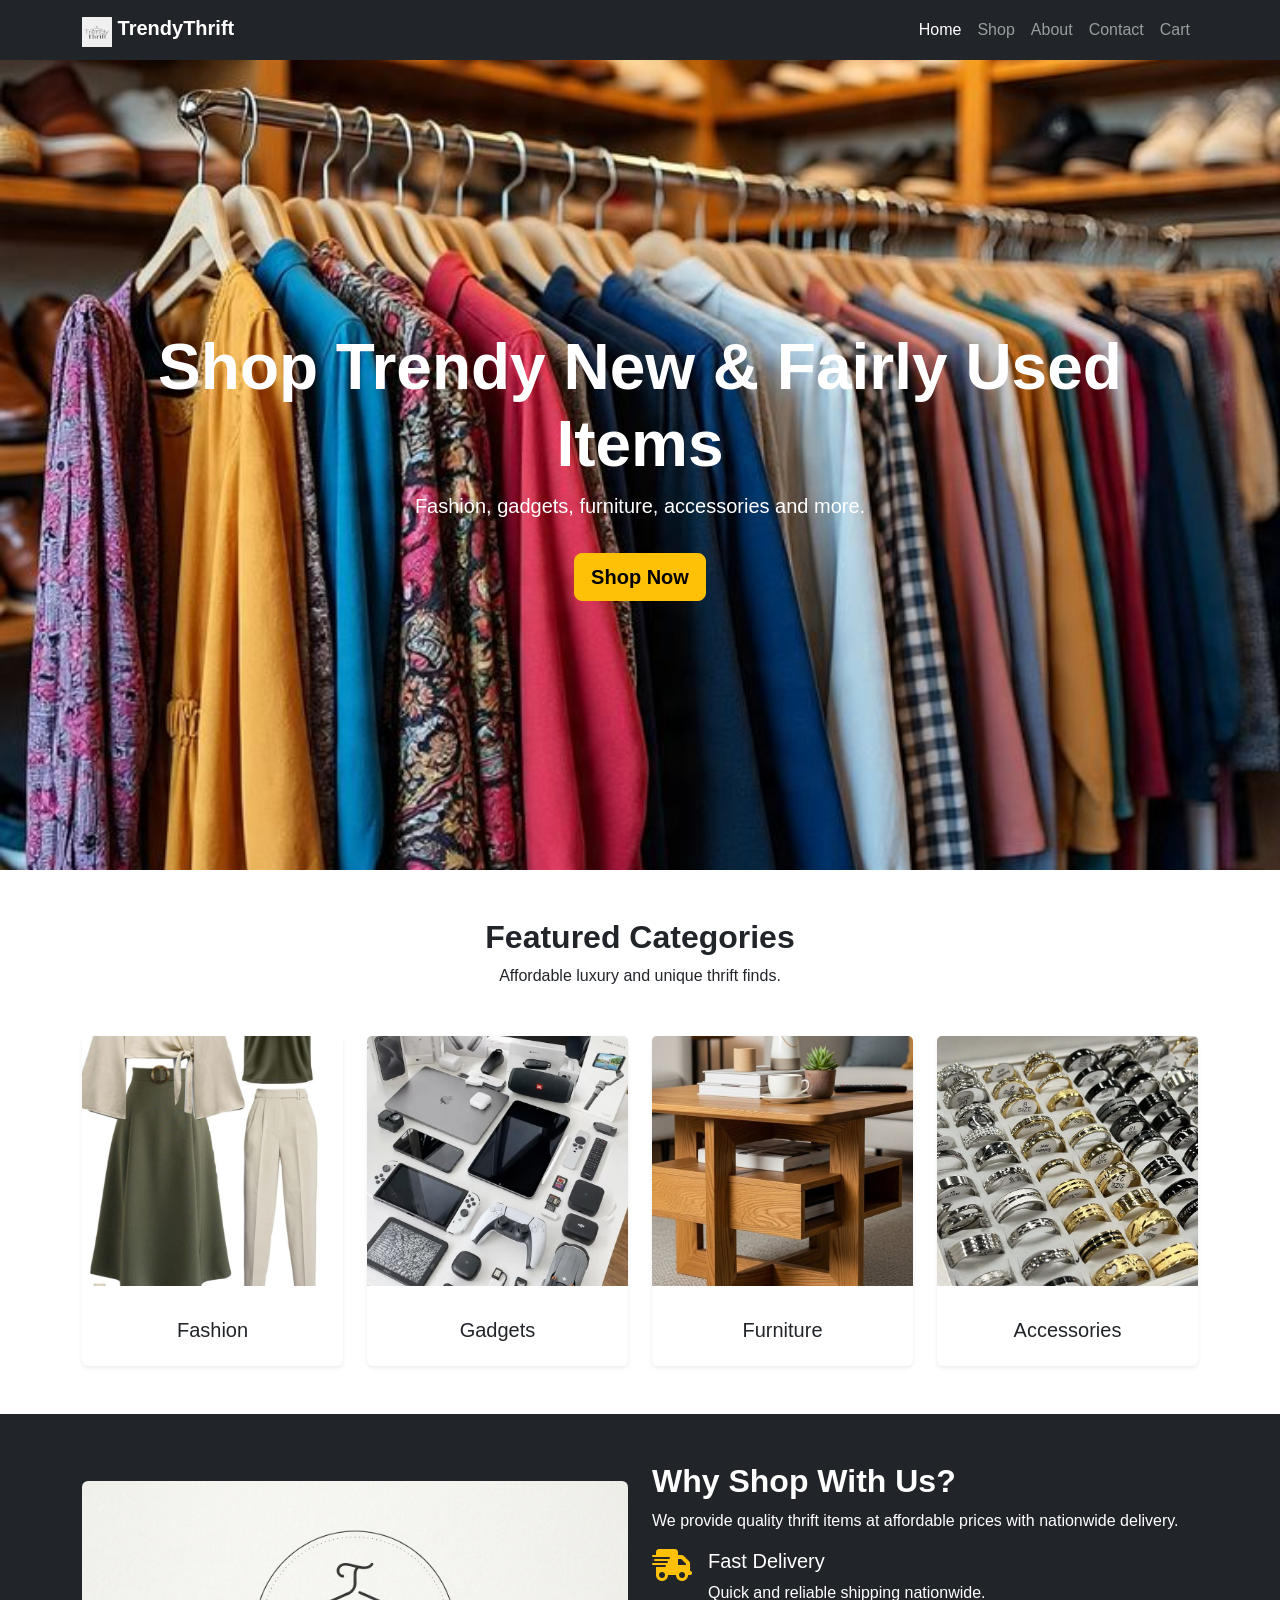
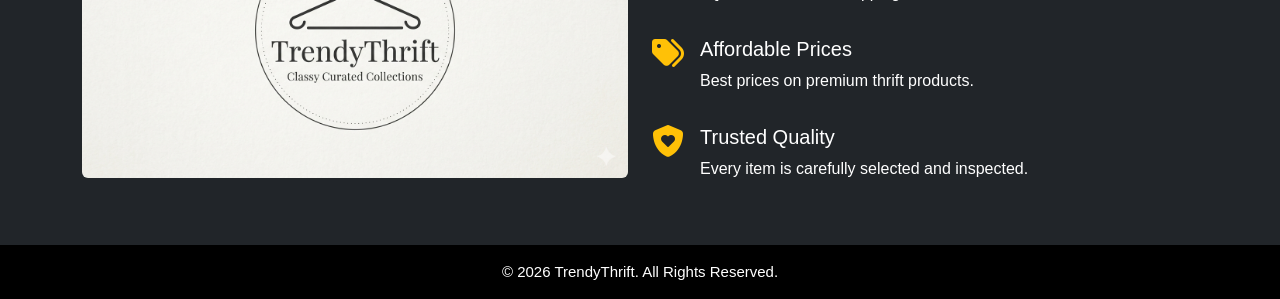
<file: index.html>
<!DOCTYPE html>
<html lang="en">
<head>
    <meta charset="UTF-8">
    <meta name="viewport" content="width=device-width, initial-scale=1.0">
    <title>TrendyThrift - Home</title>

    <link rel="shortcut icon" href="fav-icon.jpg" type="image/x-icon">
    <link href="https://cdn.jsdelivr.net/npm/bootstrap@5.3.3/dist/css/bootstrap.min.css" rel="stylesheet">
    <link href='https://unpkg.com/boxicons@2.1.4/css/boxicons.min.css' rel='stylesheet'>
    <link rel="stylesheet" href="https://cdnjs.cloudflare.com/ajax/libs/font-awesome/6.5.2/css/all.min.css">
    <link rel="stylesheet" href="css/style.css">
</head>
<body>

<nav class="navbar navbar-expand-lg navbar-dark bg-dark sticky-top">
    <div class="container">
            <a class="navbar-brand fw-bold" href="#">
                <img src="assets/brand.jpg" alt="TrendyThrift Logo" width="30" height="30" class="d-inline-block align-text-top">
                TrendyThrift
            </a>

        <button class="navbar-toggler" type="button" data-bs-toggle="collapse" data-bs-target="#navbarNav">
            <span class="navbar-toggler-icon"></span>
        </button>

        <div class="collapse navbar-collapse" id="navbarNav">
            <ul class="navbar-nav ms-auto">
                <li class="nav-item"><a class="nav-link active" href="index.html">Home</a></li>
                <li class="nav-item"><a class="nav-link" href="shop.html">Shop</a></li>
                <li class="nav-item"><a class="nav-link" href="about.html">About</a></li>
                <li class="nav-item"><a class="nav-link" href="contact.html">Contact</a></li>
                <li class="nav-item"><a class="nav-link" href="cart.html">Cart</a></li>
            </ul>
        </div>
    </div>
</nav>

<section class="hero d-flex align-items-center text-white text-center">
    <div class="container">
        <h1 class="display-3 fw-bold">Shop Trendy New & Fairly Used Items</h1>
        <p class="lead">Fashion, gadgets, furniture, accessories and more.</p>
        <a href="shop.html" class="btn btn-warning btn-lg mt-3">Shop Now</a>
    </div>
</section>

<section class="py-5">
    <div class="container">
        <div class="text-center mb-5">
            <h2 class="fw-bold">Featured Categories</h2>
            <p>Affordable luxury and unique thrift finds.</p>
        </div>

        <div class="row g-4">
            <div class="col-md-3 col-sm-6">
                <div class="card shadow-sm border-0 h-100">
                    <img src="assets/img5.jpg" class="card-img-top" alt="Fashion">
                    <div class="card-body text-center">
                        <!-- <i class="fa-solid fa-shoes"></i> -->
                        <h5 class="mt-3">Fashion</h5>
                    </div>
                </div>
            </div>

            <div class="col-md-3 col-sm-6">
                <div class="card shadow-sm border-0 h-100">
                    <img src="assets/img6.jpg" class="card-img-top" alt="Gadgets">
                    <div class="card-body text-center">
                        <!-- <i class="fa-solid fa-laptop-mobile"></i> -->
                        <h5 class="mt-3">Gadgets</h5>
                    </div>
                </div>
            </div>

            <div class="col-md-3 col-sm-6">
                <div class="card shadow-sm border-0 h-100">
                    <img src="assets/img4.jpg" class="card-img-top" alt="Furniture">
                    <div class="card-body text-center">
                        <!-- <i class="fa-solid fa-chair"></i> -->
                        <h5 class="mt-3">Furniture</h5>
                    </div>
                </div>
            </div>

            <div class="col-md-3 col-sm-6">
                <div class="card shadow-sm border-0 h-100">
                    <img src="jackets/accessories.jpg" class="card-img-top" alt="Accessories">
                    <div class="card-body text-center">
                        <!-- <i class="fa-sharp fa-ear-muffs"></i> -->
                        <h5 class="mt-3">Accessories</h5>
                    </div>
                </div>
            </div>
        </div>
    </div>
</section>

<section class="bg-dark text-white py-5">
    <div class="container">
        <div class="row align-items-center">
            <div class="col-lg-6">
                <img src="favIcon.ico" class="img-fluid rounded" alt="Thrift">
            </div>

            <div class="col-lg-6 mt-4 mt-lg-0">
                <h2 class="fw-bold">Why Shop With Us?</h2>
                <p>We provide quality thrift items at affordable prices with nationwide delivery.</p>

                <div class="d-flex mb-3">
                    <i class="fa-solid fa-truck-fast fs-2 text-warning me-3"></i>
                    <div>
                        <h5>Fast Delivery</h5>
                        <p>Quick and reliable shipping nationwide.</p>
                    </div>
                </div>

                <div class="d-flex mb-3">
                    <i class="fa-solid fa-tags fs-2 text-warning me-3"></i>
                    <div>
                        <h5>Affordable Prices</h5>
                        <p>Best prices on premium thrift products.</p>
                    </div>
                </div>

                <div class="d-flex">
                    <i class="fa-solid fa-shield-heart fs-2 text-warning me-3"></i>
                    <div>
                        <h5>Trusted Quality</h5>
                        <p>Every item is carefully selected and inspected.</p>
                    </div>
                </div>
            </div>
        </div>
    </div>
</section>

<footer class="bg-black text-white text-center py-3">
    <p class="mb-0">© 2026 TrendyThrift. All Rights Reserved.</p>
</footer>

<script src="https://cdn.jsdelivr.net/npm/bootstrap@5.3.3/dist/js/bootstrap.bundle.min.js"></script>
<script src="js/script.js"></script>
</body>
</html>
</file>
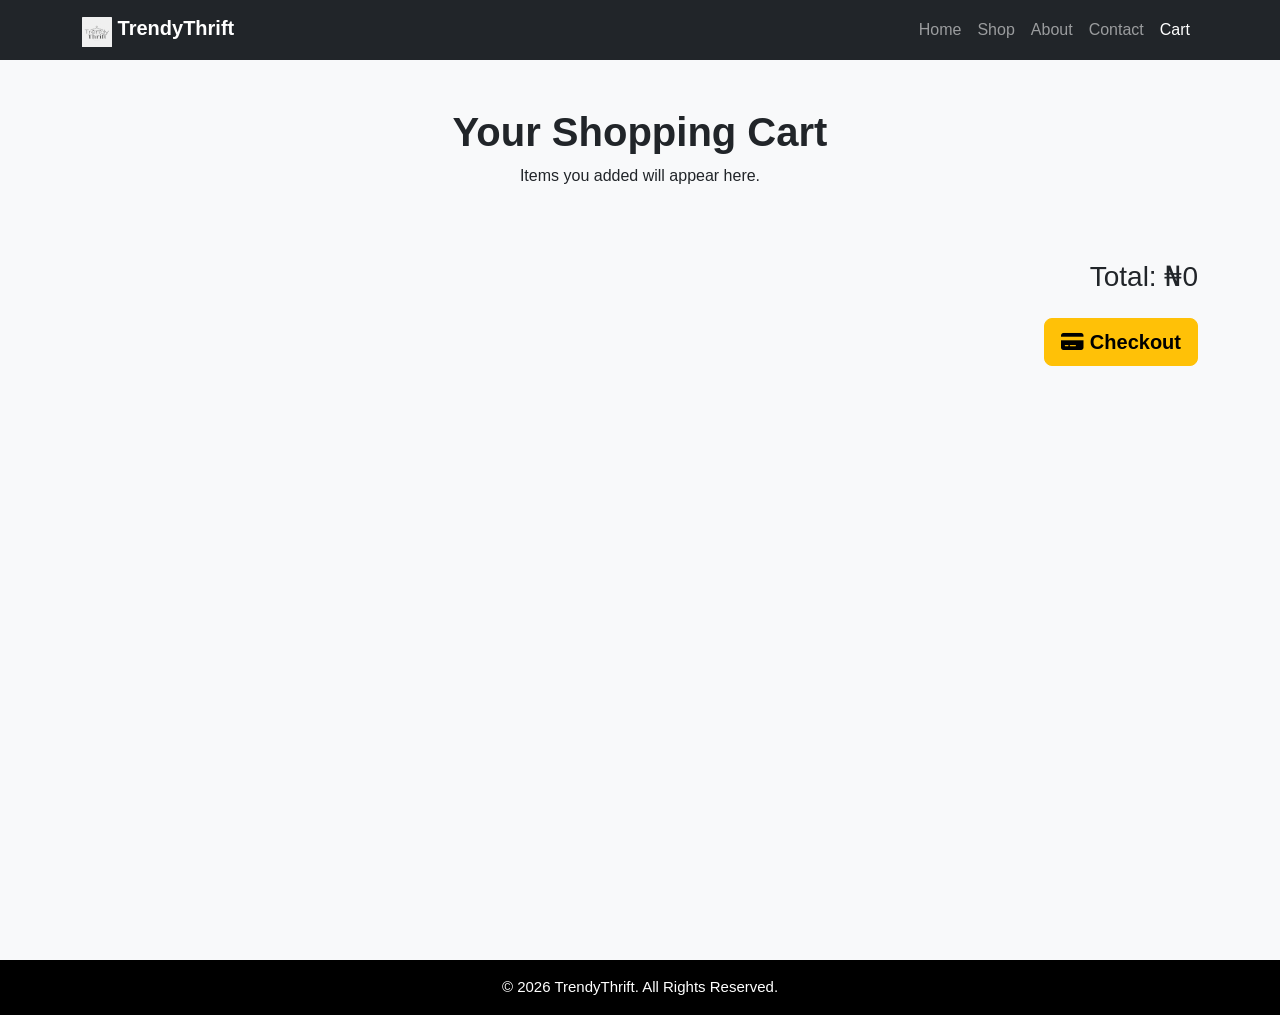
<file: cart.html>
<!DOCTYPE html>
<html lang="en">
    <title>TrendyThrift - Cart</title>

    <link rel="shortcut icon" href="fav-icon.jpg" type="image/x-icon">
    <link href="https://cdn.jsdelivr.net/npm/bootstrap@5.3.3/dist/css/bootstrap.min.css" rel="stylesheet">
    <link href='https://unpkg.com/boxicons@2.1.4/css/boxicons.min.css' rel='stylesheet'>
    <link rel="stylesheet" href="https://cdnjs.cloudflare.com/ajax/libs/font-awesome/6.5.2/css/all.min.css">
    <link rel="stylesheet" href="css/style.css">
</head>
<body>

<nav class="navbar navbar-expand-lg navbar-dark bg-dark sticky-top">
    <div class="container">
        <a class="navbar-brand fw-bold" href="#">
            <img src="assets/brand.jpg" alt="TrendyThrift Logo" width="30" height="30" class="d-inline-block align-text-top">
            TrendyThrift
        </a>

        <button class="navbar-toggler" type="button" data-bs-toggle="collapse" data-bs-target="#navbarNav">
            <span class="navbar-toggler-icon"></span>
        </button>

        <div class="collapse navbar-collapse" id="navbarNav">
            <ul class="navbar-nav ms-auto">
                <li class="nav-item"><a class="nav-link" href="index.html">Home</a></li>
                <li class="nav-item"><a class="nav-link" href="shop.html">Shop</a></li>
                <li class="nav-item"><a class="nav-link" href="about.html">About</a></li>
                <li class="nav-item"><a class="nav-link" href="contact.html">Contact</a></li>
                <li class="nav-item"><a class="nav-link active" href="cart.html">Cart</a></li>
            </ul>
        </div>
    </div>
</nav>

<section class="py-5 bg-light min-vh-100">
    <div class="container">
        <div class="text-center mb-5">
            <h1 class="fw-bold">Your Shopping Cart</h1>
            <p>Items you added will appear here.</p>
        </div>

        <div id="cart-items" class="row g-4"></div>

        <div class="text-end mt-5">
            <h3>Total: ₦<span id="cart-total">0</span></h3>
            <button class="btn btn-warning btn-lg mt-3">
                <i class="fa-solid fa-credit-card"></i>
                Checkout
            </button>
        </div>
    </div>
</section>

<footer class="bg-black text-white text-center py-3">
    <p class="mb-0">© 2026 TrendyThrift. All Rights Reserved.</p>
</footer>

<script src="https://cdn.jsdelivr.net/npm/bootstrap@5.3.3/dist/js/bootstrap.bundle.min.js"></script>
<script src="js/script.js"></script>
</body>
</html>
</file>
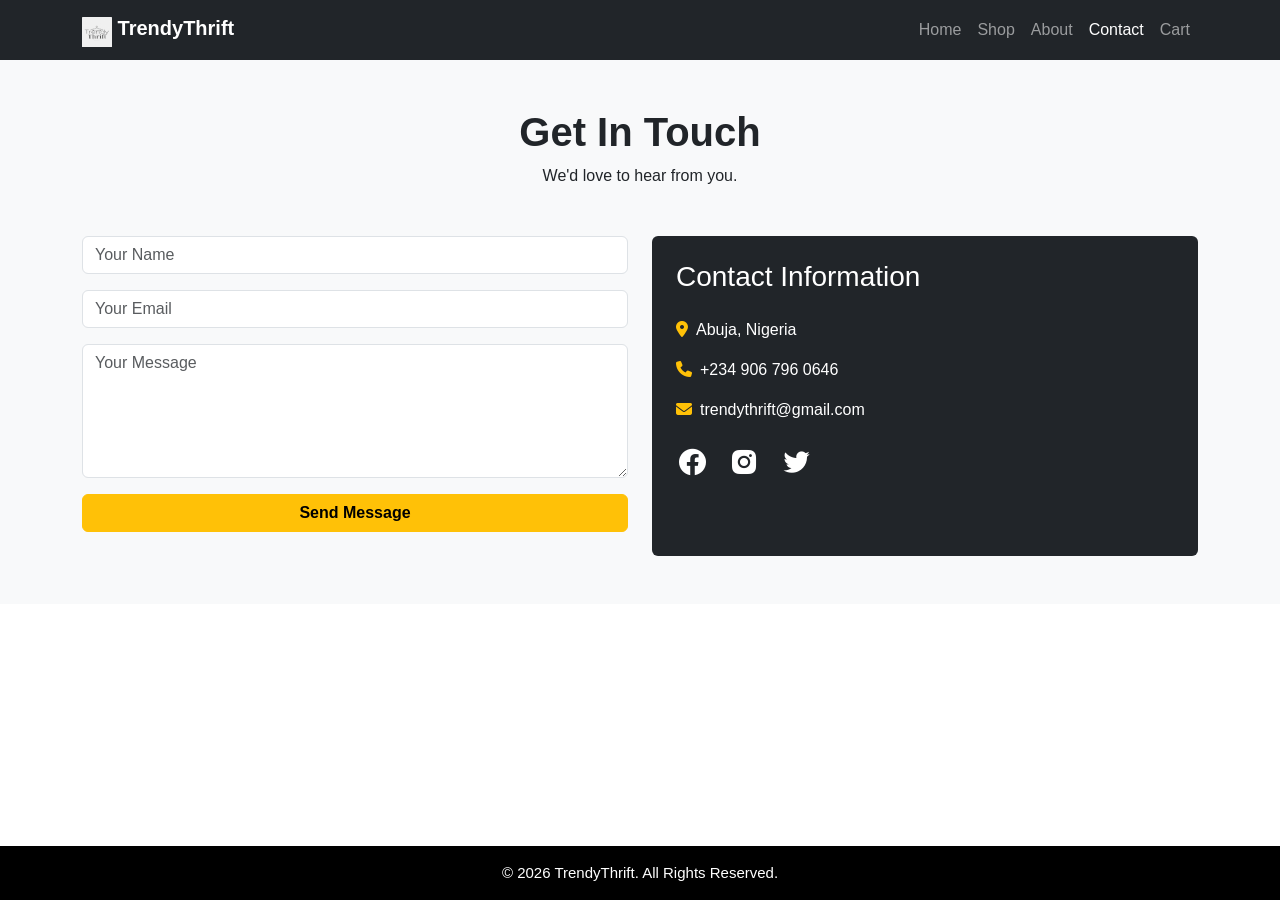
<file: contact.html>
<!DOCTYPE html>
<html lang="en">
<head>
    <meta charset="UTF-8">
    <meta name="viewport" content="width=device-width, initial-scale=1.0">
    <title>Contact TrendyThrift</title>

    <link rel="shortcut icon" href="fav-icon.jpg" type="image/x-icon">
    <link href="https://cdn.jsdelivr.net/npm/bootstrap@5.3.3/dist/css/bootstrap.min.css" rel="stylesheet">
    <link href='https://unpkg.com/boxicons@2.1.4/css/boxicons.min.css' rel='stylesheet'>
    <link rel="stylesheet" href="https://cdnjs.cloudflare.com/ajax/libs/font-awesome/6.5.2/css/all.min.css">
    <link rel="stylesheet" href="css/style.css">
</head>
<body>

<nav class="navbar navbar-expand-lg navbar-dark bg-dark sticky-top">
    <div class="container">
        <a class="navbar-brand fw-bold" href="#">
            <img src="assets/brand.jpg" alt="TrendyThrift Logo" width="30" height="30" class="d-inline-block align-text-top">
            TrendyThrift
        </a>

        <button class="navbar-toggler" type="button" data-bs-toggle="collapse" data-bs-target="#navbarNav">
            <span class="navbar-toggler-icon"></span>
        </button>

        <div class="collapse navbar-collapse" id="navbarNav">
            <ul class="navbar-nav ms-auto">
                <li class="nav-item"><a class="nav-link" href="index.html">Home</a></li>
                <li class="nav-item"><a class="nav-link" href="shop.html">Shop</a></li>
                <li class="nav-item"><a class="nav-link" href="about.html">About</a></li>
                <li class="nav-item"><a class="nav-link active" href="contact.html">Contact</a></li>
                <li class="nav-item"><a class="nav-link" href="cart.html">Cart</a></li>
            </ul>
        </div>
    </div>
</nav>

<section class="py-5 bg-light">
    <div class="container">
        <div class="text-center mb-5">
            <h1 class="fw-bold">Get In Touch</h1>
            <p>We'd love to hear from you.</p>
        </div>

        <div class="row">
            <div class="col-lg-6 mb-4">
                <form>
                    <div class="mb-3">
                        <input type="text" class="form-control" placeholder="Your Name" required>
                    </div>

                    <div class="mb-3">
                        <input type="email" class="form-control" placeholder="Your Email" required>
                    </div>

                    <div class="mb-3">
                        <textarea class="form-control" rows="5" placeholder="Your Message" required></textarea>
                    </div>

                    <button class="btn btn-warning w-100">Send Message</button>
                </form>
            </div>

            <div class="col-lg-6">
                <div class="bg-dark text-white p-4 rounded h-100">
                    <h3 class="mb-4">Contact Information</h3>

                    <p><i class="fa-solid fa-location-dot me-2 text-warning"></i>Abuja, Nigeria</p>
                    <p><i class="fa-solid fa-phone me-2 text-warning"></i>+234 906 796 0646</p>
                    <p><i class="fa-solid fa-envelope me-2 text-warning"></i>trendythrift@gmail.com</p>

                    <div class="mt-4">
                        <a href="https://www.facebook.com/Oloye Josiah/" class="text-white me-3"><i class='bx bxl-facebook-circle fs-2'></i></a>
                        <a href="https://www.instagram.com/_byjosiah?igsh=MXJnN2M4OW4zdXF1dw==" class="text-white me-3"><i class='bx bxl-instagram-alt fs-2'></i></a>
                        <a href="https://x.com/_ByJosiah" class="text-white me-3"><i class='bx bxl-twitter fs-2'></i></a>
                    </div>
                </div>
            </div>
        </div>
    </div>
</section>

<div class="footer-wrap">
    <footer class="bg-black text-white text-center py-3">
        <p class="mb-0">© 2026 TrendyThrift. All Rights Reserved.</p>
    </footer>
</div>

<script src="https://cdn.jsdelivr.net/npm/bootstrap@5.3.3/dist/js/bootstrap.bundle.min.js"></script>
</body>
</html>
</file>
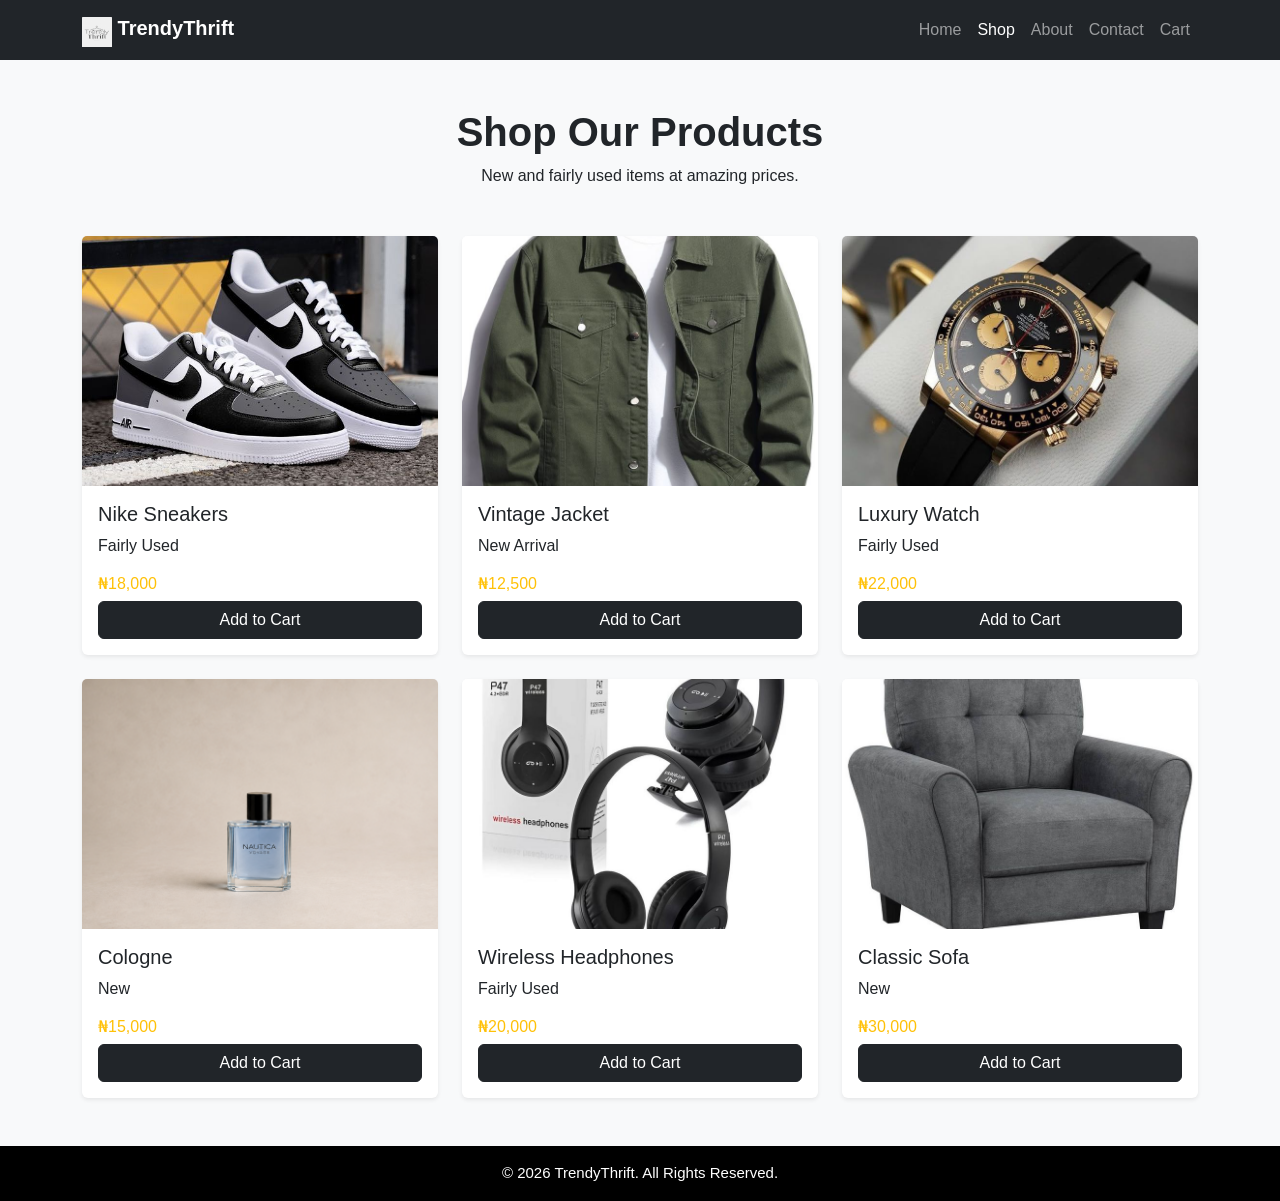
<file: shop.html>
<!DOCTYPE html>
<html lang="en">
<head>
    <meta charset="UTF-8">
    <meta name="viewport" content="width=device-width, initial-scale=1.0">
    <title>TrendyThrift - Shop</title>

    <link rel="shortcut icon" href="fav-icon.jpg" type="image/x-icon">
    <link href="https://cdn.jsdelivr.net/npm/bootstrap@5.3.3/dist/css/bootstrap.min.css" rel="stylesheet">
    <link href='https://unpkg.com/boxicons@2.1.4/css/boxicons.min.css' rel='stylesheet'>
    <link rel="stylesheet" href="https://cdnjs.cloudflare.com/ajax/libs/font-awesome/6.5.2/css/all.min.css">
    <link rel="stylesheet" href="css/style.css">
</head>
<body>

<nav class="navbar navbar-expand-lg navbar-dark bg-dark sticky-top">
    <div class="container">
        <a class="navbar-brand fw-bold" href="#">
            <img src="assets/brand.jpg" alt="TrendyThrift Logo" width="30" height="30" class="d-inline-block align-text-top">
            TrendyThrift
        </a>

        <button class="navbar-toggler" type="button" data-bs-toggle="collapse" data-bs-target="#navbarNav">
            <span class="navbar-toggler-icon"></span>
        </button>

        <div class="collapse navbar-collapse" id="navbarNav">
            <ul class="navbar-nav ms-auto">
                <li class="nav-item"><a class="nav-link" href="index.html">Home</a></li>
                <li class="nav-item"><a class="nav-link active" href="shop.html">Shop</a></li>
                <li class="nav-item"><a class="nav-link" href="about.html">About</a></li>
                <li class="nav-item"><a class="nav-link" href="contact.html">Contact</a></li>
                <li class="nav-item"><a class="nav-link" href="cart.html">Cart</a></li>
            </ul>
        </div>
    </div>
</nav>

<section class="py-5 bg-light">
    <div class="container">
        <div class="text-center mb-5">
            <h1 class="fw-bold">Shop Our Products</h1>
            <p>New and fairly used items at amazing prices.</p>
        </div>

        <div class="row g-4">

            <div class="col-md-4">
                <div class="card product-card h-100 shadow-sm border-0">
                    <img src="jackets/Sneakers.jpg" class="card-img-top" alt="Sneakers">
                    <div class="card-body">
                        <h5>Nike Sneakers</h5>
                        <p>Fairly Used</p>
                        <h6 class="text-warning">₦18,000</h6>
                        <a href="cart.html"><button class="btn btn-dark w-100 add-cart">Add to Cart</button></a>
                    </div>
                </div>
            </div>

            <div class="col-md-4">
                <div class="card product-card h-100 shadow-sm border-0">
                    <img src="jackets/jacket.jpg" class="card-img-top" alt="Jacket">
                    <div class="card-body">
                        <h5>Vintage Jacket</h5>
                        <p>New Arrival</p>
                        <h6 class="text-warning">₦12,500</h6>
                        <a href="cart.html"><button class="btn btn-dark w-100 add-cart">Add to Cart</button></a>
                    </div>
                </div>
            </div>

            <div class="col-md-4">
                <div class="card product-card h-100 shadow-sm border-0">
                    <img src="jackets/wristWatch.jpg" class="card-img-top" alt="Watch">
                    <div class="card-body">
                        <h5>Luxury Watch</h5>
                        <p>Fairly Used</p>
                        <h6 class="text-warning">₦22,000</h6>
                        <a href="cart.html"><button class="btn btn-dark w-100 add-cart">Add to Cart</button></a>
                    </div>
                </div>
            </div>

            <div class="col-md-4">
                <div class="card product-card h-100 shadow-sm border-0">
                    <img src="jackets/ChatGPT Image May 19, 2026, 02_22_48 PM.png" class="card-img-top" alt="Bag">
                    <div class="card-body">
                        <h5>Cologne</h5>
                        <p>New</p>
                        <h6 class="text-warning">₦15,000</h6>
                        <a href="cart.html"><button class="btn btn-dark w-100 add-cart">Add to Cart</button></a>
                    </div>
                </div>
            </div>

            <div class="col-md-4">
                <div class="card product-card h-100 shadow-sm border-0">
                    <img src="jackets/headset.jpg" class="card-img-top" alt="Headphone">
                    <div class="card-body">
                        <h5>Wireless Headphones</h5>
                        <p>Fairly Used</p>
                        <h6 class="text-warning">₦20,000</h6>
                        <a href="cart.html"><button class="btn btn-dark w-100 add-cart">Add to Cart</button></a>
                    </div>
                </div>
            </div>

            <div class="col-md-4">
                <div class="card product-card h-100 shadow-sm border-0">
                    <img src="jackets/Sofa.jpg" class="card-img-top" alt="Chair">
                    <div class="card-body">
                        <h5>Classic Sofa</h5>
                        <p>New</p>
                        <h6 class="text-warning">₦30,000</h6>
                        <a href="cart.html"><button class="btn btn-dark w-100 add-cart">Add to Cart</button></a>
                    </div>
                </div>
            </div>

        </div>
    </div>
</section>

<footer class="bg-black text-white text-center py-3">
    <p class="mb-0">© 2026 TrendyThrift. All Rights Reserved.</p>
</footer>

<script src="https://cdn.jsdelivr.net/npm/bootstrap@5.3.3/dist/js/bootstrap.bundle.min.js"></script>
<script src="js/script.js"></script>
</body>
</html>
</file>
<file: css/style.css>
* {
    margin: 0;
    padding: 0;
    box-sizing: border-box;
}

body {
    font-family: Arial, sans-serif;
}

.hero {
    /* background: linear-gradient(rgba(0,0,0,0.6), rgba(0,0,0,0.6)); */
    background-image: url('/assets/imgBg.jpg');
    background-size: cover;
    background-position: center;
    height: 90vh;

}

.card img {
    height: 250px;
    object-fit: cover;
}

.product-card {
    transition: 0.4s;
}

.product-card:hover {
    transform: translateY(-10px);
}

.btn-warning {
    font-weight: bold;
}

.footer-wrap {
    position: fixed;
    bottom: 0;
    width: 100%;
}

footer {
    width: 100%;
    font-size: 15px;
}

@media(max-width:768px) {
    .hero {
        height: 70vh;
    }

    .hero h1 {
        font-size: 2.3rem;
    }
}
</file>
